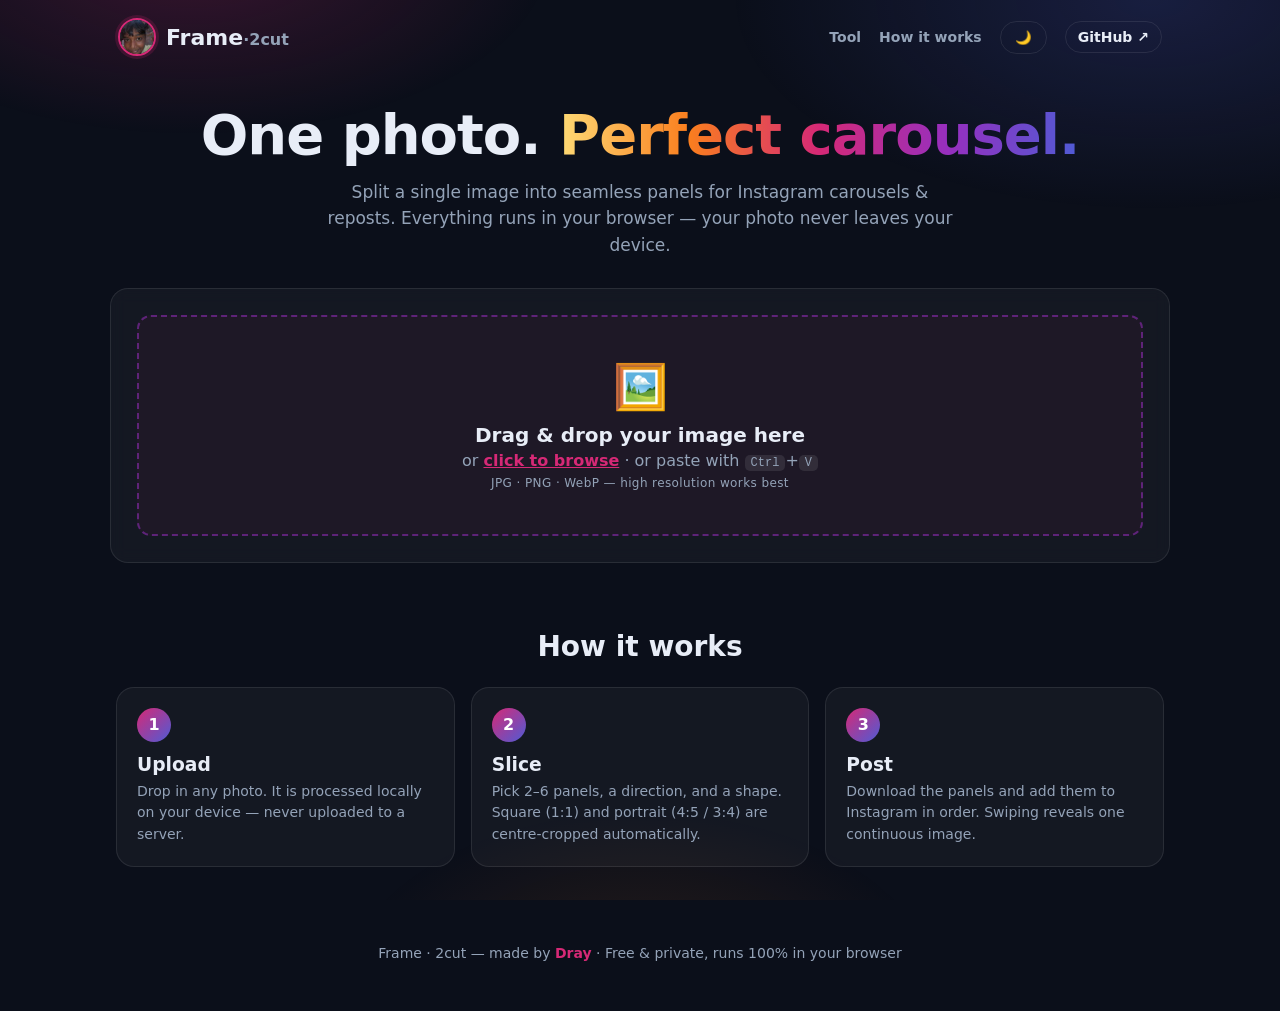
<file: index.html>
<!DOCTYPE html>
<html lang="en">
<head>
  <meta charset="UTF-8">
  <meta name="viewport" content="width=device-width, initial-scale=1.0">
  <title>Frame — Advanced Image Splitter for Instagram Carousels</title>
  <meta name="description" content="Cut one photo into seamless carousel panels for Instagram. Choose 2–6 panels, square or portrait crops, and download print-ready slices — free, private, right in your browser.">
  <link rel="stylesheet" href="style.css">
  <link rel="icon" type="image/jpeg" href="[data-uri]">
  <link rel="apple-touch-icon" href="[data-uri]">
</head>
<body>
  <div class="bg-glow" aria-hidden="true"></div>

  <header class="topbar">
    <a class="brand" href="./">
      <img class="brand-icon" src="[data-uri]" alt="Frame icon" width="38" height="38">
      <span>Frame<em>·2cut</em></span>
    </a>
    <nav>
      <a href="#tool">Tool</a>
      <a href="#how">How it works</a>
      <button id="themeToggle" class="ghost-btn" type="button" title="Toggle light / dark">🌙</button>
      <a class="github-link" href="https://github.com/dray-me/2cut.github.io" target="_blank" rel="noopener">GitHub ↗</a>
    </nav>
  </header>

  <main>
    <section class="hero">
      <h1>One photo. <span class="grad">Perfect carousel.</span></h1>
      <p>Split a single image into seamless panels for Instagram carousels &amp; reposts.
         Everything runs in your browser — your photo never leaves your device.</p>
    </section>

    <section id="tool" class="panel">
      <!-- Upload -->
      <div id="dropzone" class="dropzone" tabindex="0" role="button" aria-label="Upload an image">
        <div class="dz-icon">🖼️</div>
        <p class="dz-title">Drag &amp; drop your image here</p>
        <p class="dz-sub">or <span class="linklike">click to browse</span> · or paste with <kbd>Ctrl</kbd>+<kbd>V</kbd></p>
        <p class="dz-formats">JPG · PNG · WebP — high resolution works best</p>
        <input type="file" id="fileInput" accept="image/*" hidden>
      </div>

      <div id="workspace" hidden>
        <!-- Controls -->
        <div class="controls">
          <div class="control">
            <label>Panels <span id="panelsValue" class="value">2</span></label>
            <input type="range" id="panelsRange" min="2" max="6" step="1" value="2">
            <div class="quick-row" id="panelsQuick">
              <button type="button" data-panels="2" class="chip active">2</button>
              <button type="button" data-panels="3" class="chip">3</button>
              <button type="button" data-panels="4" class="chip">4</button>
              <button type="button" data-panels="5" class="chip">5</button>
              <button type="button" data-panels="6" class="chip">6</button>
            </div>
          </div>

          <div class="control">
            <label>Direction</label>
            <div class="segmented" id="directionSeg">
              <button type="button" data-dir="vertical" class="active">⇥ Vertical slices</button>
              <button type="button" data-dir="horizontal">⇩ Horizontal slices</button>
            </div>
          </div>

          <div class="control">
            <label>Panel shape (Instagram)</label>
            <div class="segmented wrap" id="aspectSeg">
              <button type="button" data-aspect="original" class="active">Original — seamless</button>
              <button type="button" data-aspect="1">1 : 1 Square</button>
              <button type="button" data-aspect="0.8">4 : 5 Portrait</button>
              <button type="button" data-aspect="0.75">3 : 4 Portrait</button>
            </div>
            <p class="hint">Shaped modes centre-crop your photo so every panel is exactly Instagram-ready.</p>
          </div>

          <div class="control two-col">
            <div>
              <label for="formatSelect">Format</label>
              <select id="formatSelect">
                <option value="image/png">PNG — lossless</option>
                <option value="image/jpeg">JPG — smaller file</option>
                <option value="image/webp">WebP — smallest</option>
              </select>
            </div>
            <div id="qualityWrap" hidden>
              <label>Quality <span id="qualityValue" class="value">92%</span></label>
              <input type="range" id="qualityRange" min="60" max="100" step="1" value="92">
            </div>
          </div>

          <div class="control actions-row">
            <button id="changeBtn" class="ghost-btn big" type="button">↺ Change image</button>
            <button id="downloadAllBtn" class="primary-btn big" type="button">⬇ Download all panels</button>
          </div>
        </div>

        <!-- Original preview with slice guides -->
        <div class="preview-block">
          <div class="block-head">
            <h2>Preview</h2>
            <span id="imageMeta" class="meta"></span>
          </div>
          <div id="previewWrap" class="preview-wrap">
            <img id="previewImg" alt="Your uploaded image with slice guides">
            <div id="guides" class="guides"></div>
          </div>
          <p class="hint">The glowing lines are exactly where Frame will cut. Post the panels in order 1 → <span id="orderEnd">2</span> for a seamless swipe.</p>
        </div>

        <!-- Results -->
        <div class="preview-block">
          <div class="block-head">
            <h2>Your panels</h2>
            <span id="panelMeta" class="meta"></span>
          </div>
          <div id="results" class="results"></div>
        </div>
      </div>

      <p id="toast" class="toast" hidden></p>
    </section>

    <section id="how" class="how">
      <h2>How it works</h2>
      <div class="steps">
        <div class="step"><span>1</span><h3>Upload</h3><p>Drop in any photo. It is processed locally on your device — never uploaded to a server.</p></div>
        <div class="step"><span>2</span><h3>Slice</h3><p>Pick 2–6 panels, a direction, and a shape. Square (1:1) and portrait (4:5 / 3:4) are centre-cropped automatically.</p></div>
        <div class="step"><span>3</span><h3>Post</h3><p>Download the panels and add them to Instagram in order. Swiping reveals one continuous image.</p></div>
      </div>
    </section>
  </main>

  <footer>
    <p>Frame · 2cut — made by <a href="https://github.com/dray-me" target="_blank" rel="noopener">Dray</a> · Free &amp; private, runs 100% in your browser</p>
  </footer>

  <script src="script.js"></script>
</body>
</html>
</file>
<file: style.css>
:root {
  --bg: #0b0f1a;
  --panel: rgba(255, 255, 255, 0.04);
  --panel-border: rgba(255, 255, 255, 0.09);
  --text: #e8edf7;
  --muted: #94a3b8;
  --accent1: #feda75;
  --accent2: #fa7e1e;
  --accent3: #d62976;
  --accent4: #962fbf;
  --accent5: #4f5bd5;
  --green: #10b981;
  --radius: 18px;
}
body.light {
  --bg: #f4f6fb;
  --panel: #ffffff;
  --panel-border: #e2e8f0;
  --text: #17233b;
  --muted: #64748b;
}
* { box-sizing: border-box; }
html { scroll-behavior: smooth; }
body {
  margin: 0;
  font-family: system-ui, -apple-system, "Segoe UI", Roboto, sans-serif;
  background: var(--bg);
  color: var(--text);
  min-height: 100vh;
}
.bg-glow {
  position: fixed; inset: 0; pointer-events: none; z-index: -1;
  background:
    radial-gradient(600px 300px at 15% -5%, rgba(214, 41, 118, .22), transparent 60%),
    radial-gradient(700px 350px at 90% 0%, rgba(79, 91, 213, .20), transparent 60%),
    radial-gradient(500px 300px at 50% 110%, rgba(250, 126, 30, .12), transparent 60%);
}
a { color: inherit; }
.topbar {
  display: flex; justify-content: space-between; align-items: center;
  padding: 18px 28px; max-width: 1100px; margin: 0 auto;
}
.brand { display: flex; gap: 10px; align-items: center; font-size: 22px; font-weight: 800; text-decoration: none; }
.brand em { font-style: normal; color: var(--muted); font-weight: 600; font-size: 16px; }
.brand-mark {
  background: linear-gradient(135deg, var(--accent3), var(--accent4), var(--accent5));
  color: #fff; width: 36px; height: 36px; display: grid; place-items: center;
  border-radius: 10px; font-size: 20px;
}
.topbar nav { display: flex; gap: 18px; align-items: center; }
.topbar nav a { text-decoration: none; color: var(--muted); font-weight: 600; font-size: 14px; }
.topbar nav a:hover { color: var(--text); }
.github-link { border: 1px solid var(--panel-border); padding: 7px 12px; border-radius: 999px; color: var(--text) !important; }
main { max-width: 1100px; margin: 0 auto; padding: 0 20px 30px; }
.hero { text-align: center; padding: 28px 10px 30px; }
.hero h1 { font-size: clamp(34px, 6vw, 56px); margin: 0 0 12px; letter-spacing: -1px; }
.grad {
  background: linear-gradient(90deg, var(--accent1), var(--accent2), var(--accent3), var(--accent4), var(--accent5));
  -webkit-background-clip: text; background-clip: text; color: transparent;
}
.hero p { color: var(--muted); max-width: 640px; margin: 0 auto; font-size: 17px; line-height: 1.55; }
.panel {
  background: var(--panel); border: 1px solid var(--panel-border);
  border-radius: var(--radius); padding: 26px; backdrop-filter: blur(8px);
}
.dropzone {
  border: 2px dashed rgba(150, 47, 191, .55); border-radius: 14px;
  padding: 44px 20px; text-align: center; cursor: pointer; transition: .15s;
  background: rgba(214, 41, 118, .05); outline: none;
}
.dropzone:hover, .dropzone:focus, .dropzone.dragging { border-color: var(--accent3); background: rgba(214, 41, 118, .12); transform: scale(1.005); }
.dz-icon { font-size: 44px; }
.dz-title { font-size: 20px; font-weight: 700; margin: 10px 0 4px; }
.dz-sub { color: var(--muted); margin: 0 0 6px; }
.dz-formats { color: var(--muted); font-size: 12px; margin: 0; letter-spacing: .4px; }
.linklike { color: var(--accent3); font-weight: 700; text-decoration: underline; }
kbd { background: var(--panel-border); border-radius: 5px; padding: 1px 6px; font-size: 12px; }
.controls { display: grid; grid-template-columns: repeat(auto-fit, minmax(260px, 1fr)); gap: 22px; margin-bottom: 26px; }
.control label { display: block; font-weight: 700; font-size: 14px; margin-bottom: 9px; }
.value { color: var(--accent3); }
.hint { color: var(--muted); font-size: 13px; line-height: 1.5; }
input[type="range"] { width: 100%; accent-color: var(--accent3); }
select {
  width: 100%; padding: 10px; border-radius: 10px; border: 1px solid var(--panel-border);
  background: var(--bg); color: var(--text); font-size: 14px;
}
.two-col { display: grid; grid-template-columns: 1fr 1fr; gap: 14px; }
.quick-row { display: flex; gap: 8px; margin-top: 8px; }
.chip, .segmented button {
  border: 1px solid var(--panel-border); background: transparent; color: var(--text);
  padding: 8px 13px; border-radius: 999px; cursor: pointer; font-weight: 600; font-size: 13px; transition: .12s;
}
.chip.active, .segmented button.active {
  background: linear-gradient(135deg, var(--accent3), var(--accent4)); color: #fff; border-color: transparent;
}
.segmented { display: flex; gap: 8px; flex-wrap: wrap; }
.actions-row { align-content: end; display: flex !important; gap: 10px; flex-wrap: wrap; }
.ghost-btn {
  border: 1px solid var(--panel-border); background: transparent; color: var(--text);
  padding: 8px 14px; border-radius: 999px; cursor: pointer; font-weight: 600;
}
.ghost-btn.big, .primary-btn.big { padding: 12px 18px; font-size: 14px; border-radius: 12px; }
.primary-btn {
  border: none; cursor: pointer; font-weight: 800; color: #fff;
  background: linear-gradient(135deg, var(--green), #059669);
  padding: 10px 18px; border-radius: 10px;
}
.preview-block { margin-top: 8px; }
.block-head { display: flex; justify-content: space-between; align-items: baseline; gap: 12px; flex-wrap: wrap; }
.block-head h2 { font-size: 19px; margin: 14px 0 10px; }
.meta { color: var(--muted); font-size: 13px; }
.preview-wrap { position: relative; max-width: 760px; margin: 0 auto; border-radius: 12px; overflow: hidden; border: 1px solid var(--panel-border); }
.preview-wrap img { display: block; width: 100%; height: auto; }
.guides { position: absolute; inset: 0; pointer-events: none; }
.guide { position: absolute; background: linear-gradient(90deg, var(--accent1), var(--accent3)); box-shadow: 0 0 10px rgba(214,41,118,.8); }
.guide.v { top: 0; bottom: 0; width: 3px; transform: translateX(-1.5px); }
.guide.h { left: 0; right: 0; height: 3px; transform: translateY(-1.5px); }
.guide-num {
  position: absolute; background: rgba(0,0,0,.65); color: #fff; font-size: 12px; font-weight: 800;
  width: 22px; height: 22px; border-radius: 50%; display: grid; place-items: center;
}
.results { display: grid; grid-template-columns: repeat(auto-fit, minmax(210px, 1fr)); gap: 16px; }
.card {
  border: 1px solid var(--panel-border); border-radius: 14px; padding: 14px; text-align: center;
  background: rgba(127, 127, 160, .06);
}
.card h3 { margin: 0 0 4px; font-size: 15px; }
.card .dims { color: var(--muted); font-size: 12px; margin: 0 0 10px; }
.card canvas { width: 100%; height: auto; border-radius: 9px; border: 1px solid var(--panel-border); display: block; }
.dl-btn {
  margin-top: 12px; display: inline-block; text-decoration: none; color: #fff; font-weight: 700; font-size: 13px;
  background: linear-gradient(135deg, var(--accent3), var(--accent4)); padding: 9px 16px; border-radius: 9px;
}
.toast {
  margin: 18px 0 0; text-align: center; font-weight: 700; color: #fff;
  background: linear-gradient(135deg, var(--accent2), var(--accent3)); padding: 11px; border-radius: 10px;
}
.how { padding: 44px 6px 8px; }
.how h2 { text-align: center; font-size: 28px; }
.steps { display: grid; grid-template-columns: repeat(auto-fit, minmax(230px, 1fr)); gap: 16px; margin-top: 20px; }
.step { border: 1px solid var(--panel-border); border-radius: var(--radius); padding: 20px; background: var(--panel); }
.step span {
  display: grid; place-items: center; width: 34px; height: 34px; border-radius: 50%; color: #fff; font-weight: 800;
  background: linear-gradient(135deg, var(--accent3), var(--accent5));
}
.step h3 { margin: 12px 0 6px; }
.step p { color: var(--muted); line-height: 1.55; margin: 0; font-size: 14px; }
footer { text-align: center; color: var(--muted); padding: 26px 16px 36px; font-size: 14px; }
footer a { color: var(--accent3); font-weight: 700; text-decoration: none; }
@media (max-width: 560px) {
  .panel { padding: 18px; }
  .topbar { padding: 14px 16px; }
  .topbar nav a:not(.github-link) { display: none; }
}

.brand-icon { width: 38px; height: 38px; border-radius: 50%; object-fit: cover; border: 2px solid var(--accent3); box-shadow: 0 0 0 3px rgba(214,41,118,.18); }
</file>
